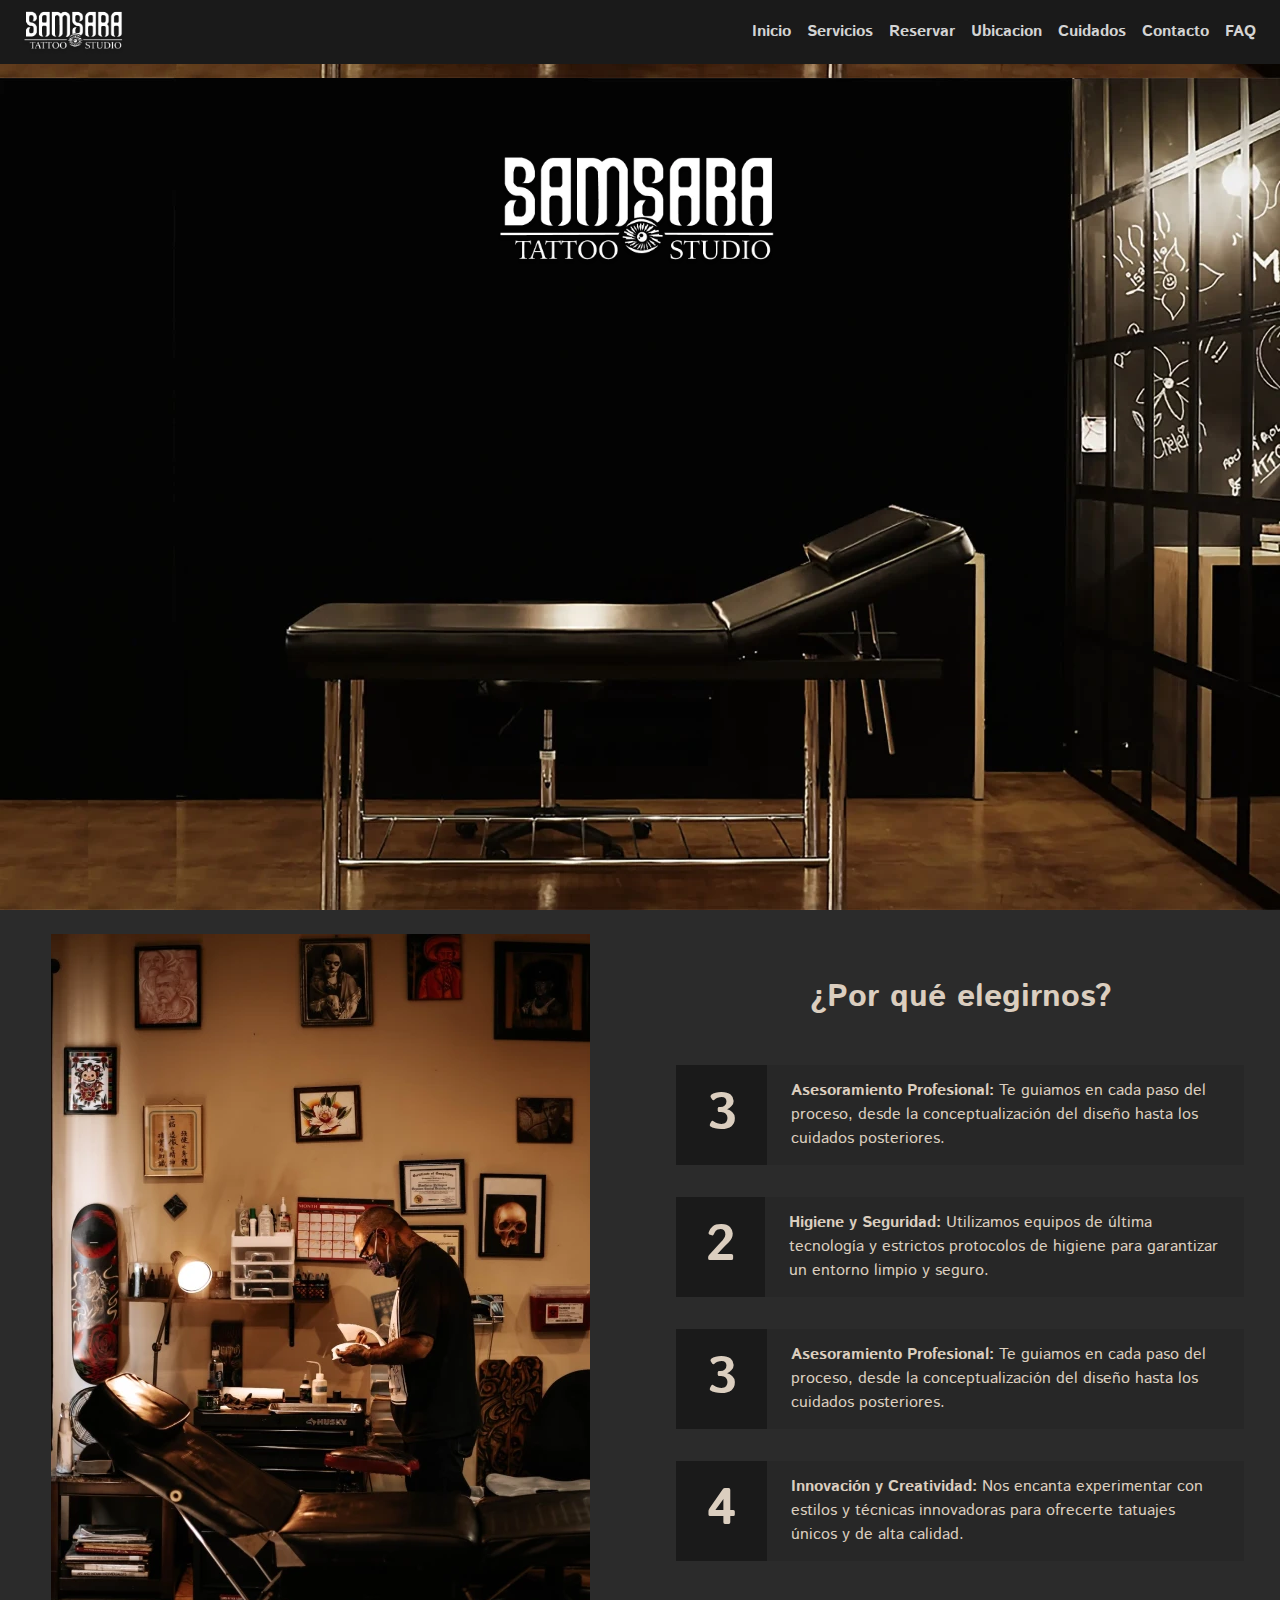
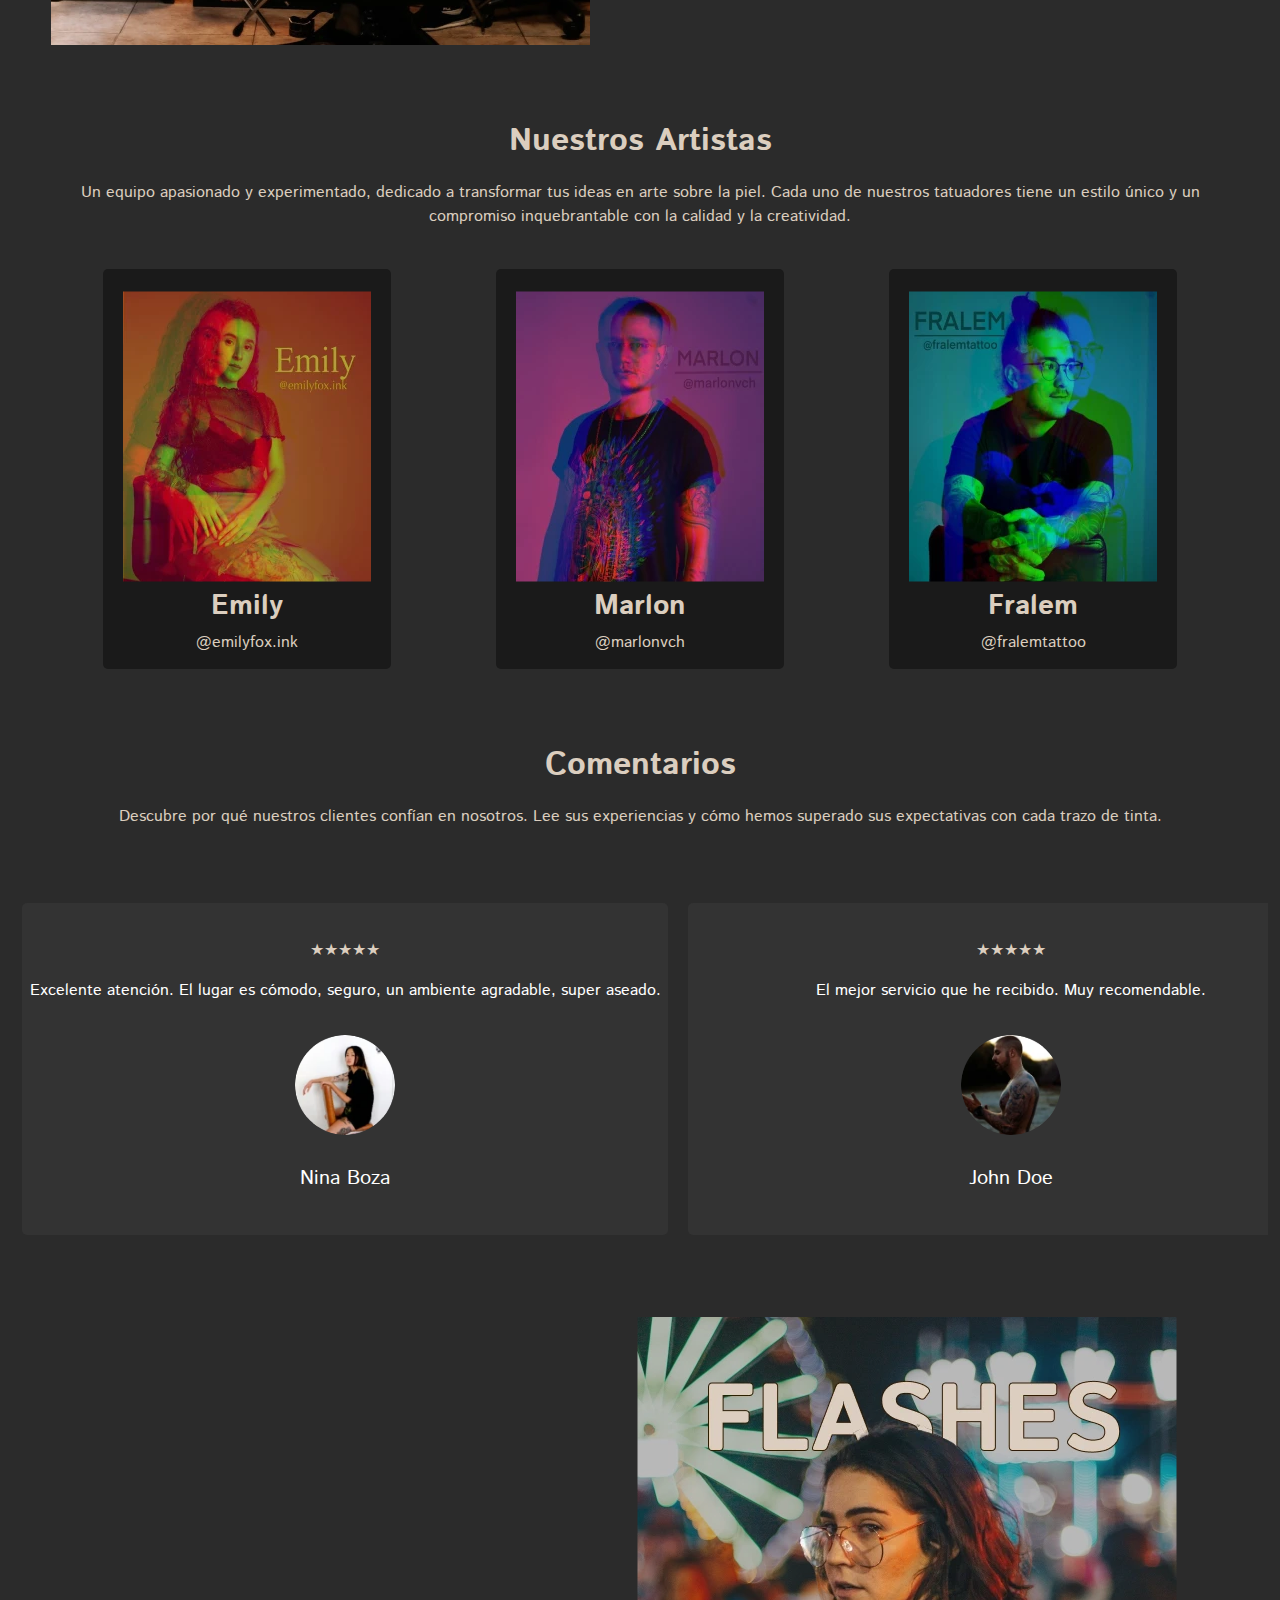
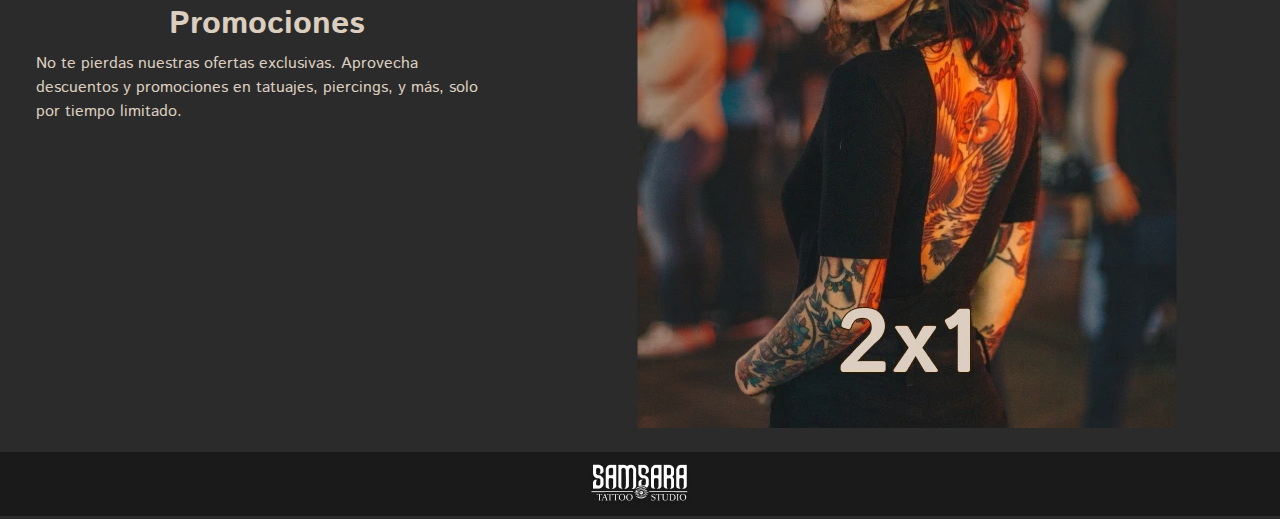
<file: ProyectoFinal/index.html>
<!DOCTYPE html>
<html lang="en">

<head>
    <meta charset="UTF-8">
    <meta name="viewport" content="width=device-width, initial-scale=1.0">
    <link href="https://cdn.jsdelivr.net/npm/bootstrap@5.3.0/dist/css/bootstrap.min.css" rel="stylesheet">
    <link rel="stylesheet" href="./index.css">
    <link rel="preconnect" href="https://fonts.googleapis.com">
    <link rel="preconnect" href="https://fonts.gstatic.com" crossorigin>
    <link rel="shortcut icon" href="./images/favicon.webp" type="image/x-icon">
    <link
        href="https://fonts.googleapis.com/css2?family=Istok+Web:ital,wght@0,400;0,700;1,400;1,700&family=Montserrat:ital,wght@0,100..900;1,100..900&display=swap"
        rel="stylesheet">
    <title>Estudio Samsara</title>
</head>

<body>

    <nav class="navbar navbar-expand-lg " aria-label="Main navigation">
        <div class="container-fluid m-0 p-0">
            <a class="navbar-brand m-0 p-0" href="./index.html">
                <img src="./images/logo.webp" alt="Logo-image" width="100%" height="50"
                    class="d-inline-block align-text-top navStyle">
            </a>
            <button class="navbar-toggler" type="button" data-bs-toggle="collapse" data-bs-target="#navbarNav"
                aria-controls="navbarNav" aria-expanded="false" aria-label="Toggle navigation">
                <span class="navbar-toggler-icon"></span>
            </button>

            <div class="collapse navbar-collapse" id="navbarNav">
                <ul class="navbar-nav ms-auto">
                    <li class="nav-item">
                        <a class="nav-link" aria-current="page" href="./index.html">Inicio</a>
                    </li>
                    <li class="nav-item">
                        <a class="nav-link" href="./servicio.html">Servicios</a>
                    </li>
                    <li class="nav-item">
                        <a class="nav-link" href="./reserva.html">Reservar</a>
                    </li>
                    <li class="nav-item">
                        <a class="nav-link" href="./ubicacion.html">Ubicacion</a>
                    </li>
                    <li class="nav-item">
                        <a class="nav-link" href="./cuidados.html">Cuidados</a>
                    </li>
                    <li class="nav-item">
                        <a class="nav-link" href="./contacto.html">Contacto</a>
                    </li>
                    <li class="nav-item">
                        <a class="nav-link" href="./faq.html">FAQ</a>
                    </li>
                </ul>
            </div>
        </div>
    </nav>

    <section class="hero-section p-0 m-0">
        <img src="./images/logo-hero.webp" class="img-fluid imgLogoHero" alt="">
    </section>

    <section class=" p-0 m-0">
        <div class="row  p-0 m-0  section-oferta">
            <div class="col-md-6 image-container">
                <img src="./images/oferta-de-valor.webp" class="img-fluid p-4" alt="Tatto-Artist-Image">
            </div>
            <div class="col-md-6 text-container">
                <h2 class="sectionTittle">¿Por qué elegirnos?</h2>
                <div class="oferta  p-4 m-0">

                    <div class="oferta-element m-3">
                        <div class="number-oferta ">
                            <p class="p-0 m-0 number-text">3</p>
                        </div>
                        <div class="p-4"><strong>Asesoramiento Profesional:</strong> Te guiamos en cada paso del
                            proceso, desde la conceptualización del diseño hasta los cuidados posteriores.
                        </div>
                    </div>
                    <div class="oferta-element m-3">
                        <div class="number-oferta ">
                            <p class="p-0 m-0 number-text">2</p>
                        </div>
                        <div class="p-4"><strong>Higiene y Seguridad:</strong> Utilizamos equipos de última tecnología y
                            estrictos protocolos de higiene para garantizar un entorno limpio y seguro.
                        </div>
                    </div>
                    <div class="oferta-element m-3">
                        <div class="number-oferta ">
                            <p class="p-0 m-0 number-text">3</p>
                        </div>
                        <div class="p-4"><strong>Asesoramiento Profesional:</strong> Te guiamos en cada paso del
                            proceso, desde la conceptualización del diseño hasta los cuidados posteriores.
                        </div>
                    </div>
                    <div class="oferta-element m-3">
                        <div class="number-oferta ">
                            <p class="p-0 m-0 number-text">4</p>
                        </div>
                        <div class="p-4"><strong>Innovación y Creatividad: </strong> Nos encanta experimentar con
                            estilos y técnicas innovadoras para ofrecerte tatuajes únicos y de alta calidad.
                        </div>
                    </div>
                </div>
            </div>
        </div>
    </section>


    <section class=" p-0 m-0">
        <div class="row equipo  p-0 m-0 pt-5">
            <div class="col-md-12 Artistas-Text">
                <p class="sectionTittle">Nuestros Artistas</p>
                <p>Un equipo apasionado y experimentado, dedicado a transformar tus ideas en arte sobre la piel. Cada
                    uno de
                    nuestros tatuadores

                    tiene un estilo único y un compromiso inquebrantable con la calidad y la creatividad.</p>
            </div>
            <div class="col-md-12 row  Artistas-Cards pt-3 pb-3">
                <div class="card-team col-md-4 p-0 m-0 mt-2 mb-2">
                    <img src="./images/emily-img.webp" alt="Foto-Artista-Emily" class="img img-fluid m-0 p-0 p-2">
                    <h3>Emily</h3>
                    <a href="https://www.instagram.com/emilyfox.ink/" target="_blank">@emilyfox.ink</a>
                </div>
                <div class="card-team col-md-4 p-0 m-0 mt-2 mb-2">
                    <img src="./images/marlon-img.webp" alt="Foto-Artista-Marlon" class="img img-fluid m-0 p-0 p-2">
                    <h3>Marlon</h3>
                    <a href="https://www.instagram.com/marlonvch/" target="_blank">@marlonvch</a>
                </div>
                <div class="card-team col-md-4 p-0 m-0 mt-2 mb-2">
                    <img src="./images/fralem-img.webp" alt="Foto-Artista-Fralem" class="img img-fluid m-0 p-0 p-2">
                    <h3>Fralem</h3>
                    <a href="https://www.instagram.com/fralemtattoo/" target="_blank">@fralemtattoo</a>
                </div>
            </div>
        </div>

    </section>

    <section class=" p-0 m-0">
        <div class="row equipo  p-0 m-0 pt-5">
            <div class="col-md-12 Artistas-Text">
                <p class="sectionTittle">Comentarios</p>
                <p>Descubre por qué nuestros clientes confían en nosotros. Lee sus experiencias y cómo hemos superado
                    sus expectativas con cada

                    trazo de tinta.</p>
            </div>
            <div class="container my-5">
                <div class="testimonial-container d-flex">
                    <div class="testimonial-wrapper">
                        <div class="testimonial-card">
                            <div class="testimonial-rating">
                                ★★★★★
                            </div>
                            <p>Excelente atención. El lugar es cómodo, seguro, un ambiente agradable, super aseado.</p>
                            <img src="./images/photoM1.webp" alt="Cliente">
                            <h5 class="mt-3">Nina Boza</h5>
                        </div>
                    </div>
                    <div class="testimonial-wrapper">
                        <div class="testimonial-card">
                            <div class="testimonial-rating">
                                ★★★★★
                            </div>
                            <p>El mejor servicio que he recibido. Muy recomendable.</p>
                            <img src="./images/photoB1.webp" alt="Cliente">
                            <h5 class="mt-3">John Doe</h5>
                        </div>
                    </div>
                    <div class="testimonial-wrapper">
                        <div class="testimonial-card">
                            <div class="testimonial-rating">
                                ★★★★★
                            </div>
                            <p>Un lugar encantador y muy profesional. ¡Volveré sin duda!</p>
                            <img src="./images/photoM2.webp" alt="Cliente">
                            <h5 class="mt-3">Jane Smith</h5>
                        </div>
                    </div>
                    <div class="testimonial-wrapper">
                        <div class="testimonial-card">
                            <div class="testimonial-rating">
                                ★★★★★
                            </div>
                            <p>Ambiente relajante y servicio de primera clase.</p>
                            <img src="./images/PhotoB2.webp" alt="Cliente">
                            <h5 class="mt-3">David Gomez</h5>
                        </div>
                    </div>
                </div>
            </div>
        </div>

    </section>


    <section class=" p-0 m-0">
        <div class="row  p-0 m-0  section-oferta">
            <div class="col-md-5 text-container">
                <div class="oferta  p-4 m-0">
                    <h2 class="sectionTittle">Promociones </h2>
                    <p>No te pierdas nuestras ofertas exclusivas. Aprovecha
                        descuentos y promociones en tatuajes, piercings, y más,
                        solo por tiempo limitado.</p>
                </div>
            </div>
            <div class="col-md-7 image-container">
                <img src="./images/promo.webp" class="img-fluid p-4" alt="Tatto-Artist-Image">
            </div>

        </div>
    </section>



    <footer>
        <img src="./images/logo-m.webp" alt="Logo-samsara" class="img-fluid">
    </footer>

    <script src="https://cdn.jsdelivr.net/npm/bootstrap@5.3.0/dist/js/bootstrap.bundle.min.js"></script>
</body>

</html>
</file>
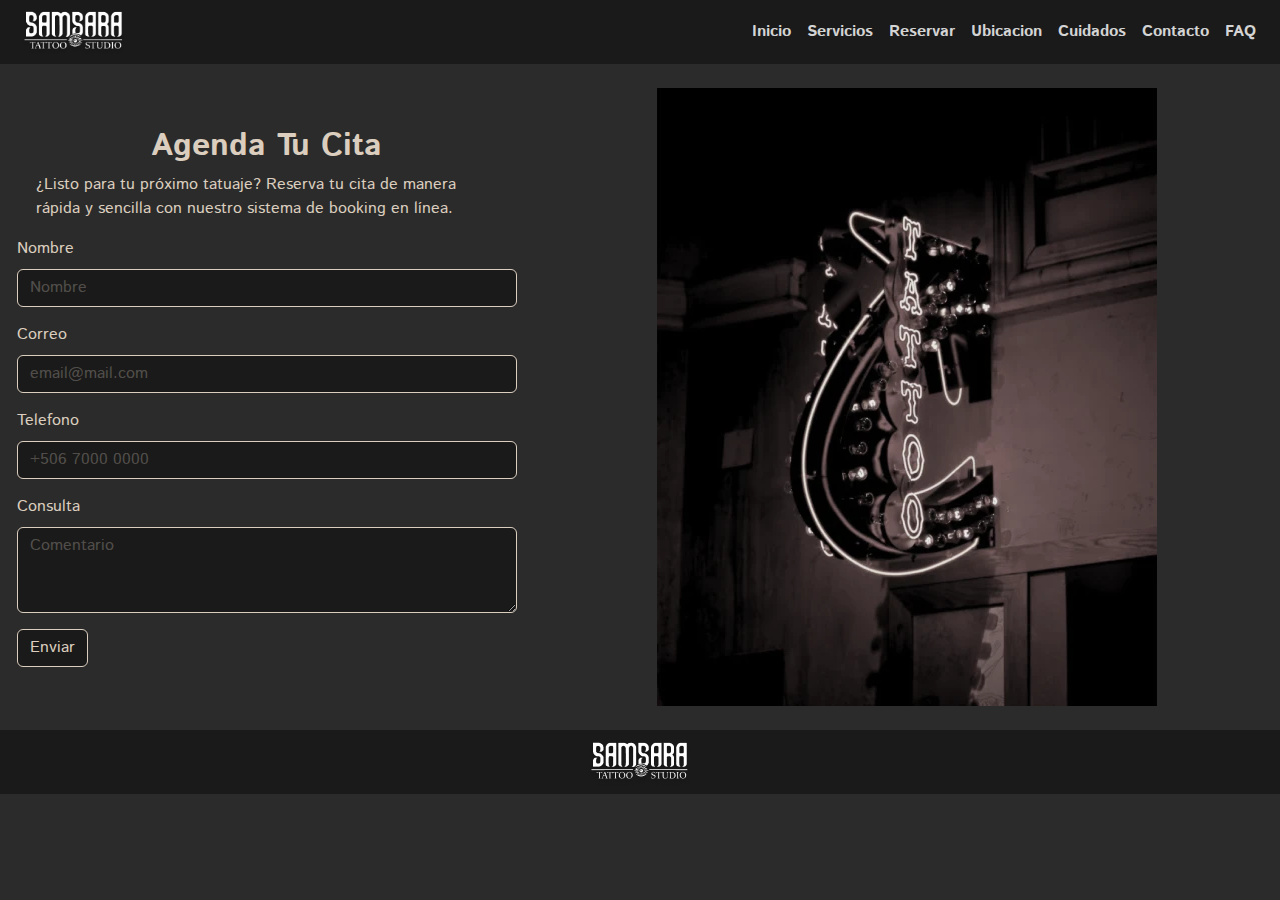
<file: ProyectoFinal/contacto.html>
<!DOCTYPE html>
<html lang="en">

<head>
    <meta charset="UTF-8">
    <meta name="viewport" content="width=device-width, initial-scale=1.0">
    <link href="https://cdn.jsdelivr.net/npm/bootstrap@5.3.0/dist/css/bootstrap.min.css" rel="stylesheet">
    <link rel="stylesheet" href="./index.css">
    <link rel="preconnect" href="https://fonts.googleapis.com">
    <link rel="preconnect" href="https://fonts.gstatic.com" crossorigin>
    <link
        href="https://fonts.googleapis.com/css2?family=Istok+Web:ital,wght@0,400;0,700;1,400;1,700&family=Montserrat:ital,wght@0,100..900;1,100..900&display=swap"
        rel="stylesheet">
    <title>Estudio Samsara</title>
</head>

<body>
    <nav class="navbar navbar-expand-lg " aria-label="Main navigation">
        <div class="container-fluid m-0 p-0">
            <a class="navbar-brand m-0 p-0" href="./index.html">
                <img src="./images/logo.webp" alt="Logo-image" width="100%" height="50"
                    class="d-inline-block align-text-top navStyle">
            </a>
            <button class="navbar-toggler" type="button" data-bs-toggle="collapse" data-bs-target="#navbarNav"
                aria-controls="navbarNav" aria-expanded="false" aria-label="Toggle navigation">
                <span class="navbar-toggler-icon"></span>
            </button>

            <div class="collapse navbar-collapse" id="navbarNav">
                <ul class="navbar-nav ms-auto">
                    <li class="nav-item">
                        <a class="nav-link" aria-current="page" href="./index.html">Inicio</a>
                    </li>
                    <li class="nav-item">
                        <a class="nav-link" href="./servicio.html">Servicios</a>
                    </li>
                    <li class="nav-item">
                        <a class="nav-link" href="./reserva.html">Reservar</a>
                    </li>
                    <li class="nav-item">
                        <a class="nav-link" href="./ubicacion.html">Ubicacion</a>
                    </li>
                    <li class="nav-item">
                        <a class="nav-link" href="./cuidados.html">Cuidados</a>
                    </li>
                    <li class="nav-item">
                        <a class="nav-link" href="./contacto.html">Contacto</a>
                    </li>
                    <li class="nav-item">
                        <a class="nav-link" href="./faq.html">FAQ</a>
                    </li>
                </ul>
            </div>
        </div>
    </nav>

    <section class=" p-0 m-0">
        <div class="row  p-0 m-0  section-oferta">
            <div class="col-md-5 text-container">
                <div class="oferta  p-4 m-0">
                    <h2 style="font-weight: bold;">Agenda Tu Cita</h2>
                    <p>¿Listo para tu próximo tatuaje? Reserva tu cita de manera

                        rápida y sencilla con nuestro sistema de booking en línea.
                    </p>
                    <form>
                        <div class="mb-3">
                            <label for="name" class="form-label ">Nombre</label>
                            <input type="text" class="form-control form-inp  " id="namect" placeholder="Nombre">
                        </div>
                        <div class="mb-3">
                            <label for="email" class="form-label ">Correo</label>
                            <input type="email" class="form-control form-inp   " id="emailct"
                                placeholder="email@mail.com">
                        </div>
                        <div class="mb-3">
                            <label for="phone" class="form-label ">Telefono</label>
                            <input type="tel" class="form-control form-inp " id="phonect" placeholder="+506 7000 0000">
                        </div>
                        <div class="mb-3">
                            <label for="message" class="form-label ">Consulta</label>
                            <textarea class="form-control   form-inp " id="commentct" rows="3"
                                placeholder="Comentario"></textarea>
                        </div>
                        <button id="BTNFormContact" type="submit" class="btn btnForm ">Enviar</button>
                    </form>
                </div>
            </div>
            <div class="col-md-7 image-container">
                <img src="./images/Contact IMG.webp" class="img-fluid p-4" alt="Tatto-Artist-Image">
            </div>

        </div>
    </section>

    <footer>
        <img src="./images/logo-m.webp" alt="Logo-samsara" class="img-fluid">
    </footer>

    <script src="https://cdn.jsdelivr.net/npm/bootstrap@5.3.0/dist/js/bootstrap.bundle.min.js"></script>
</body>

</html>
</file>
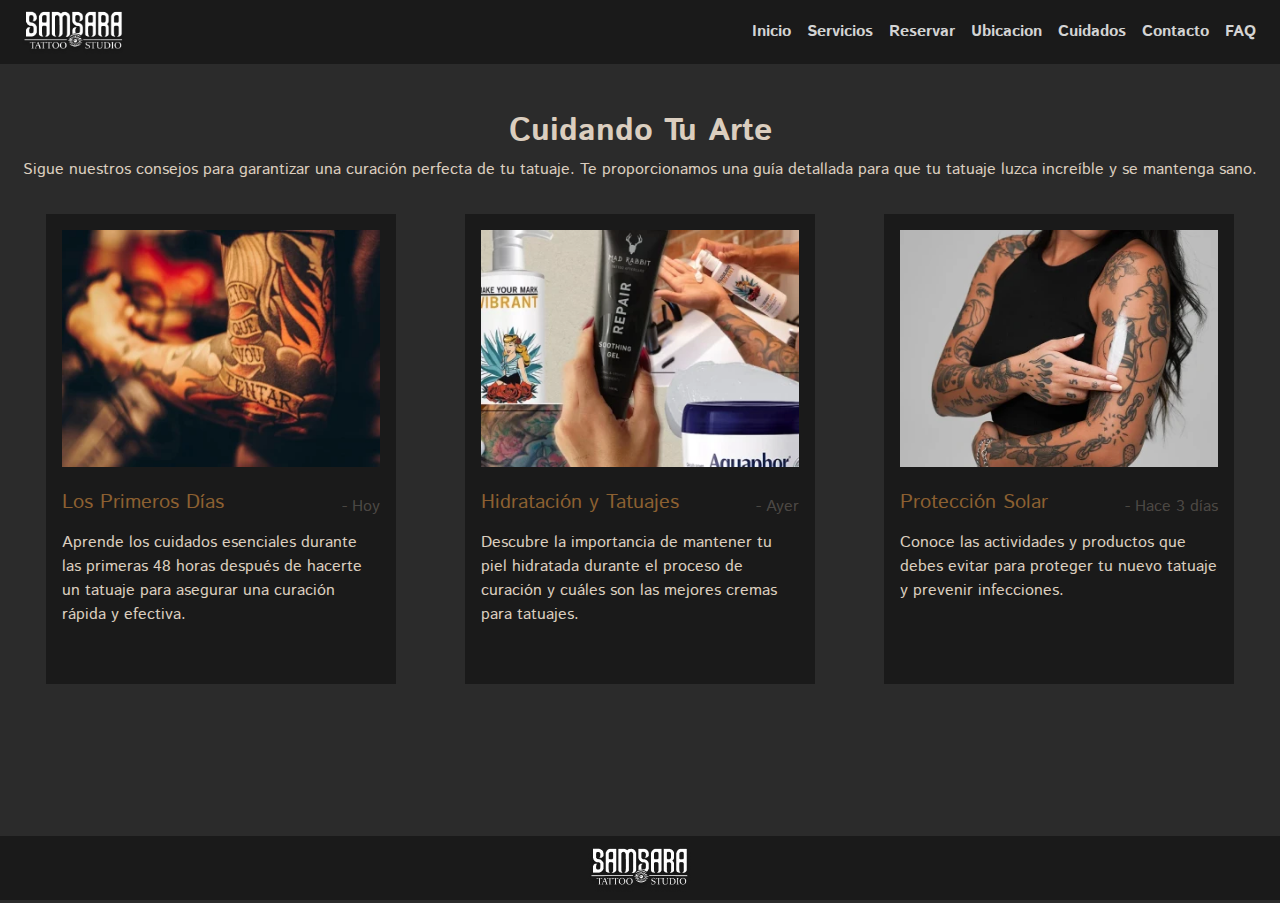
<file: ProyectoFinal/cuidados.html>
<!DOCTYPE html>
<html lang="en">

<head>
    <meta charset="UTF-8">
    <meta name="viewport" content="width=device-width, initial-scale=1.0">
    <link href="https://cdn.jsdelivr.net/npm/bootstrap@5.3.0/dist/css/bootstrap.min.css" rel="stylesheet">
    <link rel="stylesheet" href="./index.css">
    <link rel="shortcut icon" href="./images/favicon.webp" type="image/x-icon">
    <link rel="preconnect" href="https://fonts.googleapis.com">
    <link rel="preconnect" href="https://fonts.gstatic.com" crossorigin>
    <link
        href="https://fonts.googleapis.com/css2?family=Istok+Web:ital,wght@0,400;0,700;1,400;1,700&family=Montserrat:ital,wght@0,100..900;1,100..900&display=swap"
        rel="stylesheet">
    <title>Estudio Samsara</title>
</head>

<body>
    <nav class="navbar navbar-expand-lg " aria-label="Main navigation">
        <div class="container-fluid m-0 p-0">
            <a class="navbar-brand m-0 p-0" href="./index.html">
                <img src="./images/logo.webp" alt="Logo-image" width="100%" height="50"
                    class="d-inline-block align-text-top navStyle">
            </a>
            <button class="navbar-toggler" type="button" data-bs-toggle="collapse" data-bs-target="#navbarNav"
                aria-controls="navbarNav" aria-expanded="false" aria-label="Toggle navigation">
                <span class="navbar-toggler-icon"></span>
            </button>

            <div class="collapse navbar-collapse" id="navbarNav">
                <ul class="navbar-nav ms-auto">
                    <li class="nav-item">
                        <a class="nav-link" aria-current="page" href="./index.html">Inicio</a>
                    </li>
                    <li class="nav-item">
                        <a class="nav-link" href="./servicio.html">Servicios</a>
                    </li>
                    <li class="nav-item">
                        <a class="nav-link" href="./reserva.html">Reservar</a>
                    </li>
                    <li class="nav-item">
                        <a class="nav-link" href="./ubicacion.html">Ubicacion</a>
                    </li>
                    <li class="nav-item">
                        <a class="nav-link" href="./cuidados.html">Cuidados</a>
                    </li>
                    <li class="nav-item">
                        <a class="nav-link" href="./contacto.html">Contacto</a>
                    </li>
                    <li class="nav-item">
                        <a class="nav-link" href="./faq.html">FAQ</a>
                    </li>
                </ul>
            </div>
        </div>
    </nav>
    <section class=" single-section p-0 m-0">
        <div class="row equipo  p-0 m-0 pt-5">
            <div class="col-md-12 Servicios-Text">
                <h2 style="font-weight: bold;">Cuidando Tu Arte</h2>
                <p>Sigue nuestros consejos para garantizar una curación perfecta de tu tatuaje. Te proporcionamos una
                    guía detallada para que tu tatuaje

                    luzca increíble y se mantenga sano.</p>
            </div>
            <div class=" row blog pt-3 pb-3">
                <article class="card-blog col-md-4 p-3 mb-2">
                    <img src="./images/blog1.webp" class="img-fluid mb-4" alt="Tattoo image">
                    <div class="card-body-blog">
                        <div class="d-flex justify-content-between align-items-center mb-2">
                            <h5 class="card-title mb-2 ">Los Primeros Días</h5>
                            <span class="text-muted-blog">- Hoy</span>
                        </div>
                        <p class="card-text-blog">Aprende los cuidados esenciales durante las primeras 48 horas después
                            de
                            hacerte un tatuaje para asegurar una curación rápida y efectiva.</p>

                    </div>
                </article>
                <article class="card-blog col-md-4 p-3 mb-2">
                    <img src="./images/blog2.webp" class="img-fluid mb-4" alt="Tattoo image">
                    <div class="card-body-blog">
                        <div class="d-flex justify-content-between align-items-center mb-2">
                            <h5 class="card-title mb-2 ">Hidratación y Tatuajes</h5>
                            <span class="text-muted-blog">- Ayer</span>
                        </div>
                        <p class="card-text-blog">Descubre la importancia de mantener tu piel hidratada durante el
                            proceso de curación y cuáles son las mejores cremas para tatuajes.</p>

                    </div>
                </article>
                <article class="card-blog col-md-4 p-3 mb-2">
                    <img src="./images/blog3.webp" class="img-fluid mb-4" alt="Tattoo image">
                    <div class="card-body-blog">
                        <div class="d-flex justify-content-between align-items-center mb-2">
                            <h5 class="card-title mb-2 ">Protección Solar</h5>
                            <span class="text-muted-blog">- Hace 3 días</span>
                        </div>
                        <p class="card-text-blog">Conoce las actividades y productos que debes evitar para proteger tu
                            nuevo tatuaje y prevenir infecciones.</p>

                    </div>
                </article>

            </div>
        </div>

    </section>

    <footer>
        <img src="./images/logo-m.webp" alt="Logo-samsara" class="img-fluid">
    </footer>

    <script src="https://cdn.jsdelivr.net/npm/bootstrap@5.3.0/dist/js/bootstrap.bundle.min.js"></script>
</body>

</html>
</file>
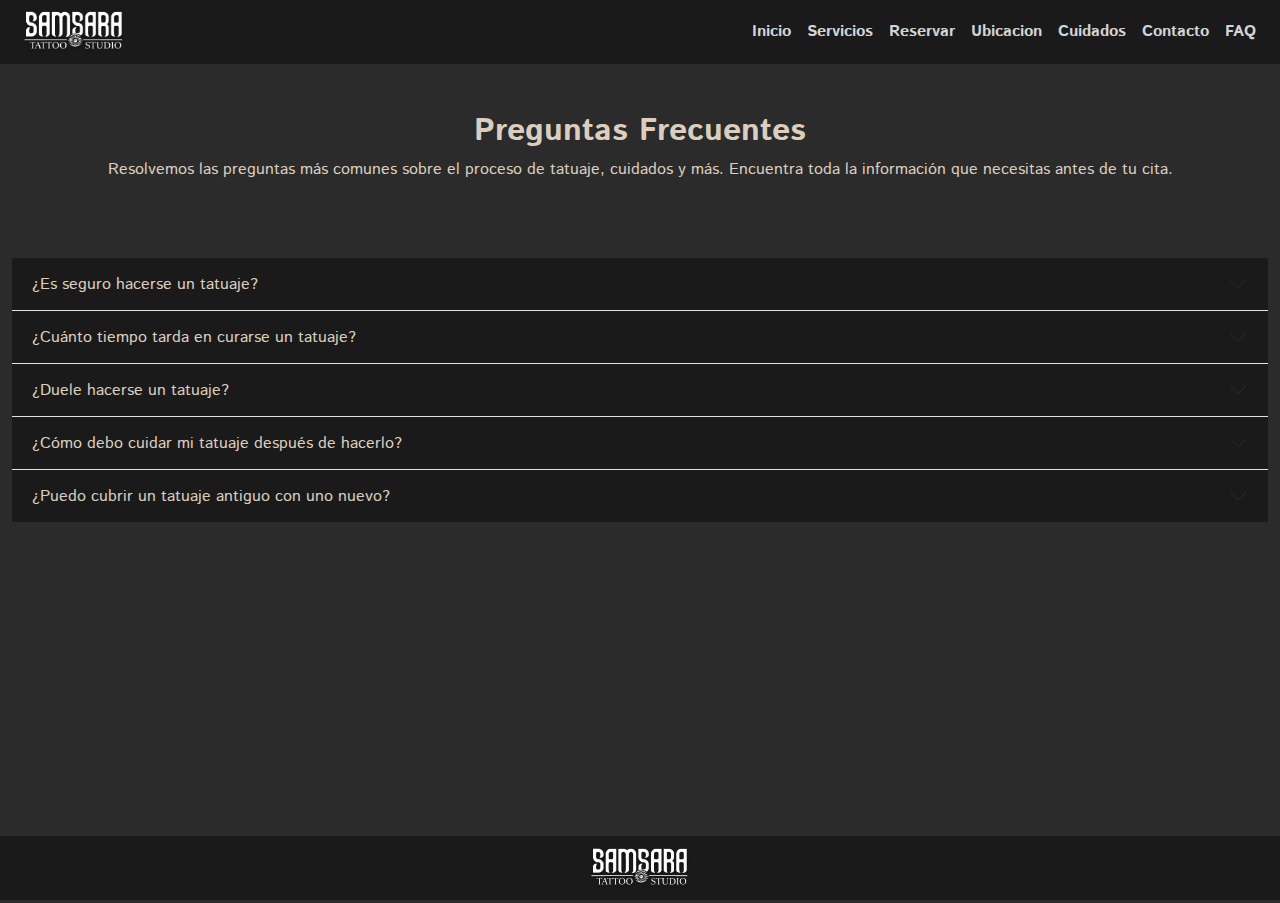
<file: ProyectoFinal/faq.html>
<!DOCTYPE html>
<html lang="en">

<head>
    <meta charset="UTF-8">
    <meta name="viewport" content="width=device-width, initial-scale=1.0">
    <link href="https://cdn.jsdelivr.net/npm/bootstrap@5.3.0/dist/css/bootstrap.min.css" rel="stylesheet">
    <link rel="stylesheet" href="./index.css">
    <link rel="preconnect" href="https://fonts.googleapis.com">
    <link rel="preconnect" href="https://fonts.gstatic.com" crossorigin>
    <link
        href="https://fonts.googleapis.com/css2?family=Istok+Web:ital,wght@0,400;0,700;1,400;1,700&family=Montserrat:ital,wght@0,100..900;1,100..900&display=swap"
        rel="stylesheet">
    <title>Estudio Samsara</title>
</head>

<body>
    <nav class="navbar navbar-expand-lg " aria-label="Main navigation">
        <div class="container-fluid m-0 p-0">
            <a class="navbar-brand m-0 p-0" href="./index.html">
                <img src="./images/logo.webp" alt="Logo-image" width="100%" height="50"
                    class="d-inline-block align-text-top navStyle">
            </a>
            <button class="navbar-toggler" type="button" data-bs-toggle="collapse" data-bs-target="#navbarNav"
                aria-controls="navbarNav" aria-expanded="false" aria-label="Toggle navigation">
                <span class="navbar-toggler-icon"></span>
            </button>

            <div class="collapse navbar-collapse" id="navbarNav">
                <ul class="navbar-nav ms-auto">
                    <li class="nav-item">
                        <a class="nav-link" aria-current="page" href="./index.html">Inicio</a>
                    </li>
                    <li class="nav-item">
                        <a class="nav-link" href="./servicio.html">Servicios</a>
                    </li>
                    <li class="nav-item">
                        <a class="nav-link" href="./reserva.html">Reservar</a>
                    </li>
                    <li class="nav-item">
                        <a class="nav-link" href="./ubicacion.html">Ubicacion</a>
                    </li>
                    <li class="nav-item">
                        <a class="nav-link" href="./cuidados.html">Cuidados</a>
                    </li>
                    <li class="nav-item">
                        <a class="nav-link" href="./contacto.html">Contacto</a>
                    </li>
                    <li class="nav-item">
                        <a class="nav-link" href="./faq.html">FAQ</a>
                    </li>
                </ul>
            </div>
        </div>
    </nav>

    <section class="single-section p-0 m-0">
        <div class="row equipo  p-0 m-0 pt-5">
            <div class="col-md-12 Servicios-Text">
                <h2 style="font-weight: bold;">Preguntas Frecuentes</h2>
                <p>Resolvemos las preguntas más comunes sobre el proceso de tatuaje, cuidados y más. Encuentra toda la
                    información que

                    necesitas antes de tu cita.</p>
            </div>
            <div class="col-md-12  ">
                <div class="accordion accordion-flush" id="accordionFlushExample">
                    <div class="accordion-item">
                        <h2 class="accordion-header" id="flush-headingOne">
                            <button class="accordion-button collapsed" type="button" data-bs-toggle="collapse"
                                data-bs-target="#flush-collapseOne" aria-expanded="false"
                                aria-controls="flush-collapseOne">
                                ¿Es seguro hacerse un tatuaje?
                            </button>
                        </h2>
                        <div id="flush-collapseOne" class="accordion-collapse collapse"
                            aria-labelledby="flush-headingOne" data-bs-parent="#accordionFlushExample">
                            <div class="accordion-body">Sí, en nuestro estudio seguimos estrictos protocolos de higiene
                                y esterilización para garantizar que cada tatuaje se realice en un ambiente seguro y
                                limpio.

                            </div>
                        </div>
                    </div>
                    <div class="accordion-item">
                        <h2 class="accordion-header" id="flush-headingTwo">
                            <button class="accordion-button collapsed" type="button" data-bs-toggle="collapse"
                                data-bs-target="#flush-collapseTwo" aria-expanded="false"
                                aria-controls="flush-collapseTwo">
                                ¿Cuánto tiempo tarda en curarse un tatuaje?
                            </button>
                        </h2>
                        <div id="flush-collapseTwo" class="accordion-collapse collapse"
                            aria-labelledby="flush-headingTwo" data-bs-parent="#accordionFlushExample">
                            <div class="accordion-body">El tiempo de curación varía, pero generalmente toma entre 2 y 4
                                semanas para que la piel sane por completo.</div>
                        </div>
                    </div>
                    <div class="accordion-item">
                        <h2 class="accordion-header" id="flush-headingThree">
                            <button class="accordion-button collapsed" type="button" data-bs-toggle="collapse"
                                data-bs-target="#flush-collapseThree" aria-expanded="false"
                                aria-controls="flush-collapseThree">
                                ¿Duele hacerse un tatuaje?
                            </button>
                        </h2>
                        <div id="flush-collapseThree" class="accordion-collapse collapse"
                            aria-labelledby="flush-headingThree" data-bs-parent="#accordionFlushExample">
                            <div class="accordion-body">El nivel de dolor varía según la ubicación del tatuaje y la
                                tolerancia personal, pero nuestros artistas trabajan para minimizar cualquier
                                incomodidad.</div>
                        </div>
                    </div>
                    <div class="accordion-item">
                        <h2 class="accordion-header" id="flush-heading4">
                            <button class="accordion-button collapsed" type="button" data-bs-toggle="collapse"
                                data-bs-target="#flush-collapse4" aria-expanded="false" aria-controls="flush-collapse4">
                                ¿Cómo debo cuidar mi tatuaje después de hacerlo?
                            </button>
                        </h2>
                        <div id="flush-collapse4" class="accordion-collapse collapse" aria-labelledby="flush-heading4"
                            data-bs-parent="#accordionFlushExample">
                            <div class="accordion-body">Te proporcionaremos instrucciones detalladas de cuidado, que
                                incluyen mantener el área limpia, aplicar pomada y evitar la exposición al sol durante
                                el proceso de curación.</div>
                        </div>
                    </div>
                    <div class="accordion-item">
                        <h2 class="accordion-header" id="flush-heading4">
                            <button class="accordion-button collapsed" type="button" data-bs-toggle="collapse"
                                data-bs-target="#flush-collapse5" aria-expanded="false" aria-controls="flush-collapse5">
                                ¿Puedo cubrir un tatuaje antiguo con uno nuevo?
                            </button>
                        </h2>
                        <div id="flush-collapse5" class="accordion-collapse collapse" aria-labelledby="flush-heading5"
                            data-bs-parent="#accordionFlushExample">
                            <div class="accordion-body">Sí, ofrecemos servicios de cover-up para transformar o cubrir
                                tatuajes antiguos con diseños nuevos y frescos.</div>
                        </div>
                    </div>

                </div>
            </div>
        </div>

        </div>
        </div>
        </div>

    </section>


    <footer>
        <img src="./images/logo-m.webp" alt="Logo-samsara" class="img-fluid">
    </footer>

    <script src="https://cdn.jsdelivr.net/npm/bootstrap@5.3.0/dist/js/bootstrap.bundle.min.js"></script>
</body>

</html>
</file>
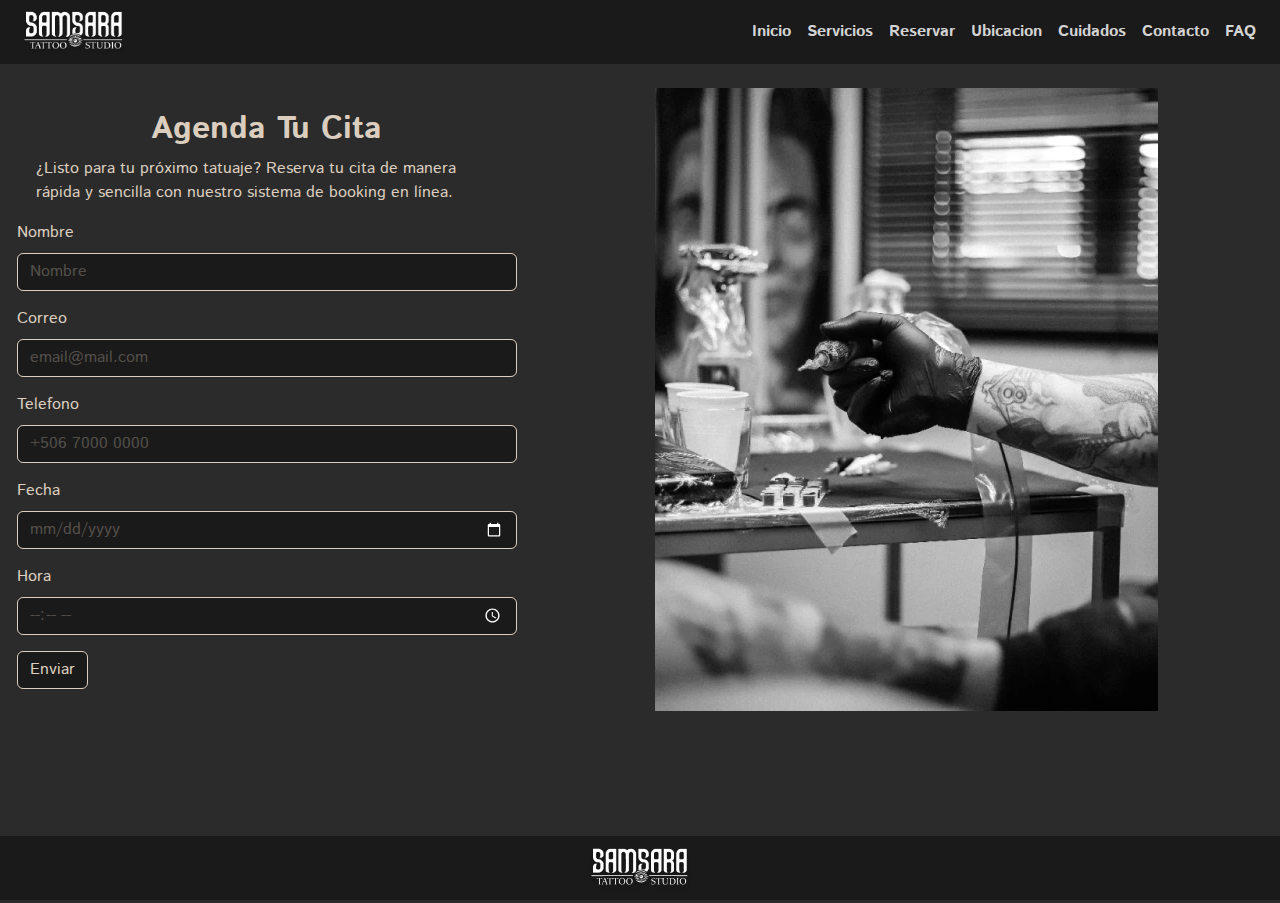
<file: ProyectoFinal/reserva.html>
<!DOCTYPE html>
<html lang="en">

<head>
    <meta charset="UTF-8">
    <meta name="viewport" content="width=device-width, initial-scale=1.0">
    <link href="https://cdn.jsdelivr.net/npm/bootstrap@5.3.0/dist/css/bootstrap.min.css" rel="stylesheet">
    <link rel="stylesheet" href="./index.css">
    <link rel="preconnect" href="https://fonts.googleapis.com">
    <link rel="preconnect" href="https://fonts.gstatic.com" crossorigin>
    <link
        href="https://fonts.googleapis.com/css2?family=Istok+Web:ital,wght@0,400;0,700;1,400;1,700&family=Montserrat:ital,wght@0,100..900;1,100..900&display=swap"
        rel="stylesheet">
    <title>Estudio Samsara</title>
</head>

<body>
    <nav class="navbar navbar-expand-lg " aria-label="Main navigation">
        <div class="container-fluid m-0 p-0">
            <a class="navbar-brand m-0 p-0" href="./index.html">
                <img src="./images/logo.webp" alt="Logo-image" width="100%" height="50"
                    class="d-inline-block align-text-top navStyle">
            </a>
            <button class="navbar-toggler" type="button" data-bs-toggle="collapse" data-bs-target="#navbarNav"
                aria-controls="navbarNav" aria-expanded="false" aria-label="Toggle navigation">
                <span class="navbar-toggler-icon"></span>
            </button>

            <div class="collapse navbar-collapse" id="navbarNav">
                <ul class="navbar-nav ms-auto">
                    <li class="nav-item">
                        <a class="nav-link" aria-current="page" href="./index.html">Inicio</a>
                    </li>
                    <li class="nav-item">
                        <a class="nav-link" href="./servicio.html">Servicios</a>
                    </li>
                    <li class="nav-item">
                        <a class="nav-link" href="./reserva.html">Reservar</a>
                    </li>
                    <li class="nav-item">
                        <a class="nav-link" href="./ubicacion.html">Ubicacion</a>
                    </li>
                    <li class="nav-item">
                        <a class="nav-link" href="./cuidados.html">Cuidados</a>
                    </li>
                    <li class="nav-item">
                        <a class="nav-link" href="./contacto.html">Contacto</a>
                    </li>
                    <li class="nav-item">
                        <a class="nav-link" href="./faq.html">FAQ</a>
                    </li>
                </ul>
            </div>
        </div>
    </nav>

    <section class=" single-section p-0 m-0">
        <div class="row  p-0 m-0  section-oferta">
            <div class="col-md-5 text-container">
                <div class="oferta  p-4 m-0">
                    <h2 style="font-weight: bold;">Agenda Tu Cita</h2>
                    <p>¿Listo para tu próximo tatuaje? Reserva tu cita de manera

                        rápida y sencilla con nuestro sistema de booking en línea.
                    </p>
                    <form>
                        <div class="mb-3">
                            <label for="name" class="form-label ">Nombre</label>
                            <input type="text" class="form-control form-inp  " id="name" placeholder="Nombre">
                        </div>
                        <div class="mb-3">
                            <label for="email" class="form-label ">Correo</label>
                            <input type="email" class="form-control form-inp   " id="email"
                                placeholder="email@mail.com">
                        </div>
                        <div class="mb-3">
                            <label for="phone" class="form-label ">Telefono</label>
                            <input type="tel" class="form-control form-inp " id="phone" placeholder="+506 7000 0000">
                        </div>
                        <div class="mb-3">
                            <label for="phone" class="form-label ">Fecha</label>
                            <input type="date" class="form-control form-inp " id="date" placeholder="10/10/2010">
                        </div>
                        <div class="mb-3">
                            <label for="phone" class="form-label ">Hora</label>
                            <input type="time" class="form-control form-inp " id="time" placeholder="20:00">
                        </div>

                        <button id="BTNFormCita" type="submit" class="btn btnCita btnForm ">Enviar</button>
                    </form>
                </div>
            </div>
            <div class="col-md-7 image-container">
                <img src="./images/citaimg.webp" class="img-fluid p-4" alt="Tatto-Artist-Image">
            </div>

        </div>
    </section>


    <footer>
        <img src="./images/logo-m.webp" alt="Logo-samsara" class="img-fluid">
    </footer>

    <script src="https://cdn.jsdelivr.net/npm/bootstrap@5.3.0/dist/js/bootstrap.bundle.min.js"></script>
</body>

</html>
</file>
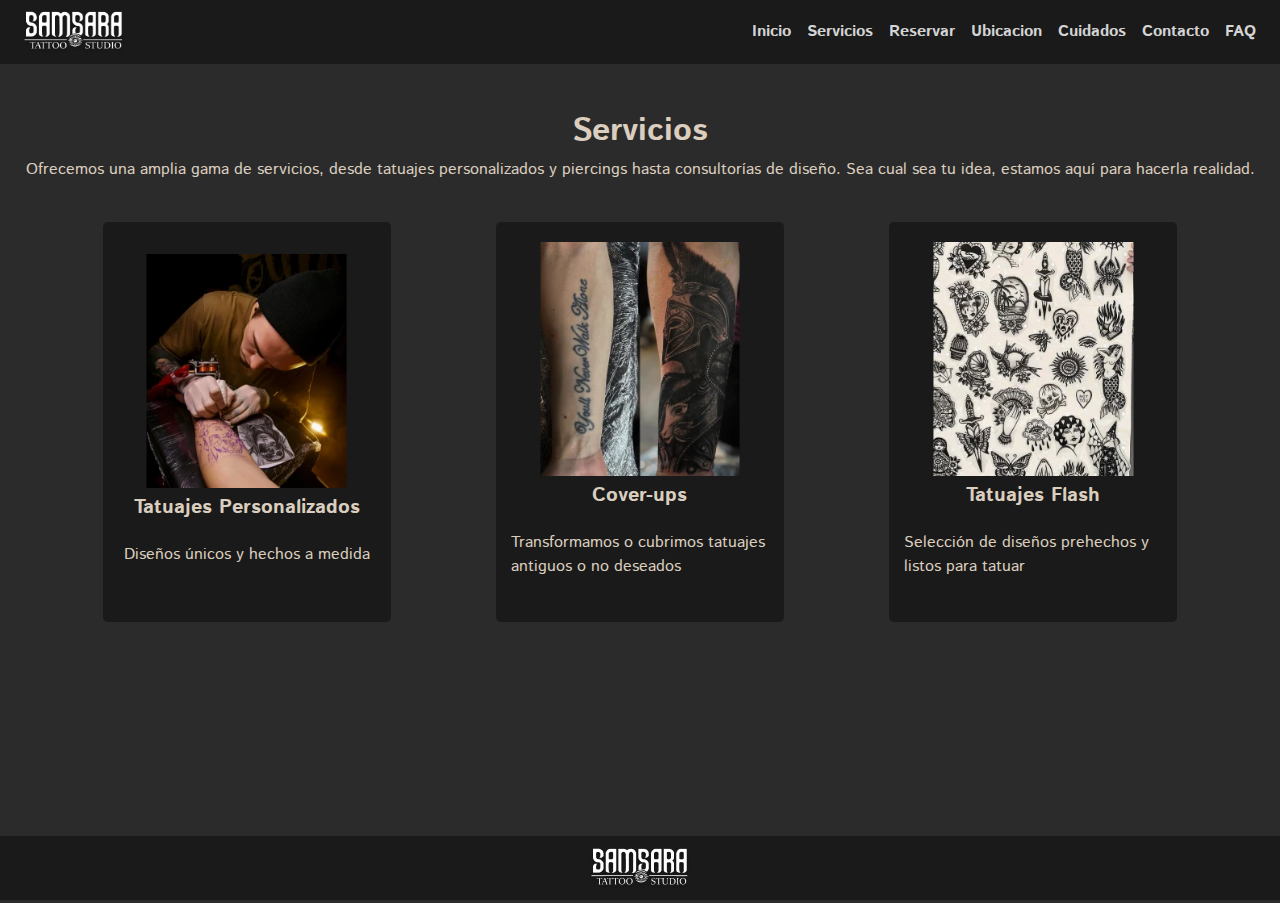
<file: ProyectoFinal/servicio.html>
<!DOCTYPE html>
<html lang="en">

<head>
    <meta charset="UTF-8">
    <meta name="viewport" content="width=device-width, initial-scale=1.0">
    <link href="https://cdn.jsdelivr.net/npm/bootstrap@5.3.0/dist/css/bootstrap.min.css" rel="stylesheet">
    <link rel="stylesheet" href="./index.css">
    <link rel="preconnect" href="https://fonts.googleapis.com">
    <link rel="preconnect" href="https://fonts.gstatic.com" crossorigin>
    <link
        href="https://fonts.googleapis.com/css2?family=Istok+Web:ital,wght@0,400;0,700;1,400;1,700&family=Montserrat:ital,wght@0,100..900;1,100..900&display=swap"
        rel="stylesheet">
    <title>Estudio Samsara</title>
</head>

<body>
    <nav class="navbar navbar-expand-lg " aria-label="Main navigation">
        <div class="container-fluid m-0 p-0">
            <a class="navbar-brand m-0 p-0" href="./index.html">
                <img src="./images/logo.webp" alt="Logo-image" width="100%" height="50"
                    class="d-inline-block align-text-top navStyle">
            </a>
            <button class="navbar-toggler" type="button" data-bs-toggle="collapse" data-bs-target="#navbarNav"
                aria-controls="navbarNav" aria-expanded="false" aria-label="Toggle navigation">
                <span class="navbar-toggler-icon"></span>
            </button>

            <div class="collapse navbar-collapse" id="navbarNav">
                <ul class="navbar-nav ms-auto">
                    <li class="nav-item">
                        <a class="nav-link" aria-current="page" href="./index.html">Inicio</a>
                    </li>
                    <li class="nav-item">
                        <a class="nav-link" href="./servicio.html">Servicios</a>
                    </li>
                    <li class="nav-item">
                        <a class="nav-link" href="./reserva.html">Reservar</a>
                    </li>
                    <li class="nav-item">
                        <a class="nav-link" href="./ubicacion.html">Ubicacion</a>
                    </li>
                    <li class="nav-item">
                        <a class="nav-link" href="./cuidados.html">Cuidados</a>
                    </li>
                    <li class="nav-item">
                        <a class="nav-link" href="./contacto.html">Contacto</a>
                    </li>
                    <li class="nav-item">
                        <a class="nav-link" href="./faq.html">FAQ</a>
                    </li>
                </ul>
            </div>
        </div>
    </nav>

    <section class=" single-section p-0 m-0">
        <div class="row equipo  p-0 m-0 pt-5">
            <div class="col-md-12 Servicios-Text">
                <h2 style="font-weight: bold;">Servicios</h2>
                <p>Ofrecemos una amplia gama de servicios, desde tatuajes personalizados y piercings hasta consultorías
                    de diseño. Sea cual sea tu
                    idea, estamos aquí para hacerla realidad.</p>
            </div>
            <div class="col-md-12 row Servicios-Cards  Artistas-Cards pt-3 pb-3">
                <div class="card-team card-serv col-md-4 p-0 m-0 mt-2 mb-2">
                    <img src="./images/TatuajesPersonalixados.webp" alt="Foto-Artista-Emily"
                        class="img img-fluid m-0 p-0 p-2">
                    <h3>Tatuajes Personalizados</h3>
                    <p>Diseños únicos y hechos a medida</p>
                </div>
                <div class="card-team card-serv col-md-4 p-0 m-0 mt-2 mb-2">
                    <img src="./images/coverups.webp" alt="Foto-Artista-Marlon" class="img img-fluid m-0 p-0 p-2">
                    <h3>Cover-ups</h3>
                    <p>Transformamos o cubrimos tatuajes antiguos o no deseados</p>
                </div>
                <div class="card-team card-serv col-md-4 p-0 m-0 mt-2 mb-2">
                    <img src="./images/flashes.webp" alt="Foto-Artista-Fralem" class="img img-fluid m-0 p-0 p-2">
                    <h3>Tatuajes Flash</h3>
                    <p>Selección de diseños prehechos y listos para tatuar</p>

                </div>
            </div>
        </div>

    </section>


    <footer>
        <img src="./images/logo-m.webp" alt="Logo-samsara" class="img-fluid">
    </footer>

    <script src="https://cdn.jsdelivr.net/npm/bootstrap@5.3.0/dist/js/bootstrap.bundle.min.js"></script>
</body>

</html>
</file>
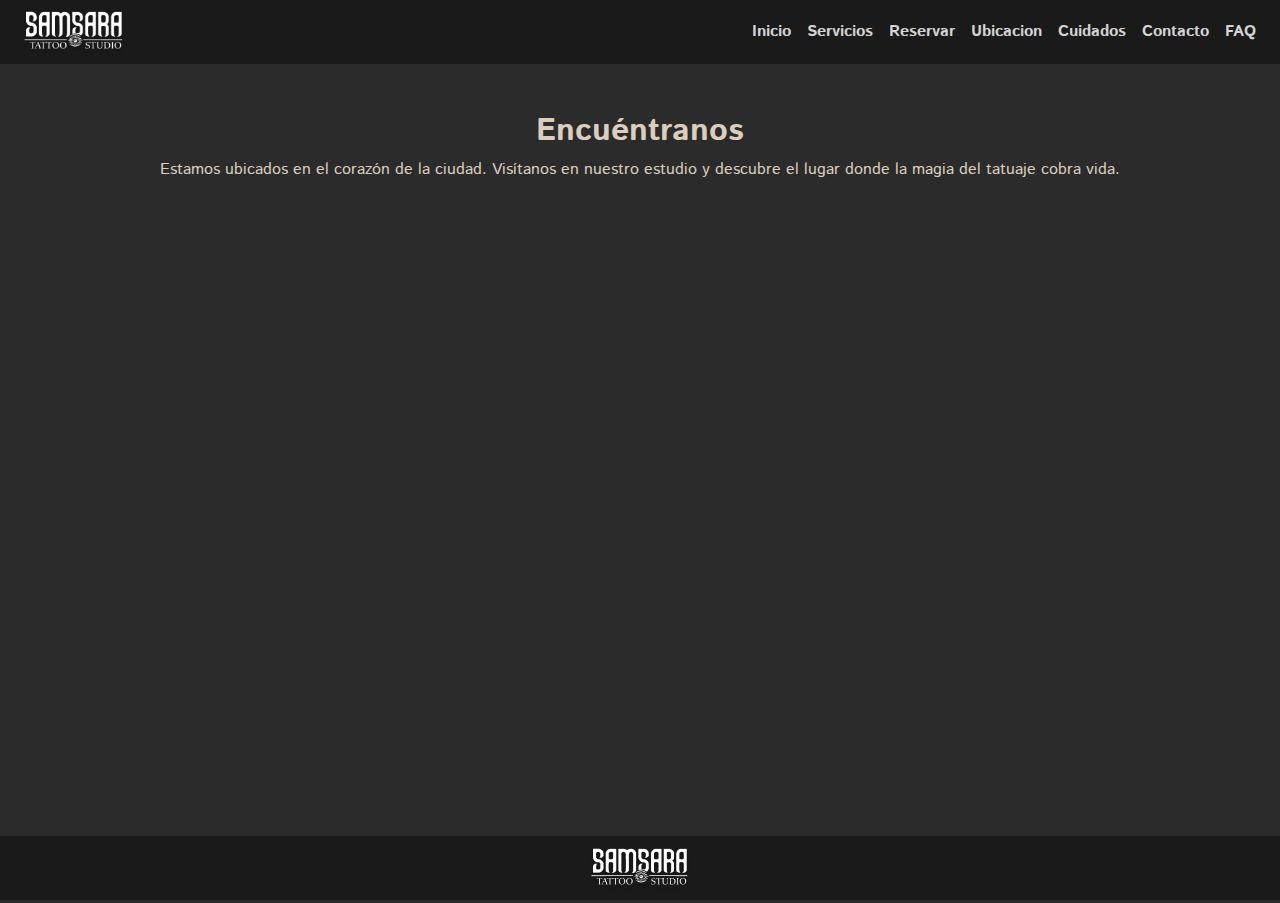
<file: ProyectoFinal/ubicacion.html>
<!DOCTYPE html>
<html lang="en">

<head>
    <meta charset="UTF-8">
    <meta name="viewport" content="width=device-width, initial-scale=1.0">
    <link href="https://cdn.jsdelivr.net/npm/bootstrap@5.3.0/dist/css/bootstrap.min.css" rel="stylesheet">
    <link rel="stylesheet" href="./index.css">
    <link rel="preconnect" href="https://fonts.googleapis.com">
    <link rel="preconnect" href="https://fonts.gstatic.com" crossorigin>
    <link
        href="https://fonts.googleapis.com/css2?family=Istok+Web:ital,wght@0,400;0,700;1,400;1,700&family=Montserrat:ital,wght@0,100..900;1,100..900&display=swap"
        rel="stylesheet">
    <title>Estudio Samsara</title>
</head>

<body>
    <nav class="navbar navbar-expand-lg " aria-label="Main navigation">
        <div class="container-fluid m-0 p-0">
            <a class="navbar-brand m-0 p-0" href="./index.html">
                <img src="./images/logo.webp" alt="Logo-image" width="100%" height="50"
                    class="d-inline-block align-text-top navStyle">
            </a>
            <button class="navbar-toggler" type="button" data-bs-toggle="collapse" data-bs-target="#navbarNav"
                aria-controls="navbarNav" aria-expanded="false" aria-label="Toggle navigation">
                <span class="navbar-toggler-icon"></span>
            </button>

            <div class="collapse navbar-collapse" id="navbarNav">
                <ul class="navbar-nav ms-auto">
                    <li class="nav-item">
                        <a class="nav-link" aria-current="page" href="./index.html">Inicio</a>
                    </li>
                    <li class="nav-item">
                        <a class="nav-link" href="./servicio.html">Servicios</a>
                    </li>
                    <li class="nav-item">
                        <a class="nav-link" href="./reserva.html">Reservar</a>
                    </li>
                    <li class="nav-item">
                        <a class="nav-link" href="./ubicacion.html">Ubicacion</a>
                    </li>
                    <li class="nav-item">
                        <a class="nav-link" href="./cuidados.html">Cuidados</a>
                    </li>
                    <li class="nav-item">
                        <a class="nav-link" href="./contacto.html">Contacto</a>
                    </li>
                    <li class="nav-item">
                        <a class="nav-link" href="./faq.html">FAQ</a>
                    </li>
                </ul>
            </div>
        </div>
    </nav>

    <section class="single-section p-0 m-0">
        <div class="row equipo  p-0 m-0 pt-5">
            <div class="col-md-12 Servicios-Text">
                <h2 style="font-weight: bold;">Encuéntranos</h2>
                <p>Estamos ubicados en el corazón de la ciudad. Visítanos en nuestro estudio y descubre el lugar donde
                    la magia del

                    tatuaje cobra vida.</p>
                <iframe class="maps"
                    src="https://www.google.com/maps/embed?pb=!1m14!1m8!1m3!1d15720.483012871033!2d-84.0428385!3d9.9239002!3m2!1i1024!2i768!4f13.1!3m3!1m2!1s0x8fa0e34498f988a1%3A0xa6050f0f7a2cb719!2sSamsara%20Tattoo%20Studio!5e0!3m2!1sen!2scr!4v1723697462072!5m2!1sen!2scr"
                    style="border:0;" allowfullscreen="" loading="lazy"
                    referrerpolicy="no-referrer-when-downgrade"></iframe>
            </div>

        </div>
        </div>

    </section>

    <footer>
        <img src="./images/logo-m.webp" alt="Logo-samsara" class="img-fluid">
    </footer>

    <script src="https://cdn.jsdelivr.net/npm/bootstrap@5.3.0/dist/js/bootstrap.bundle.min.js"></script>
</body>

</html>
</file>
<file: ProyectoFinal/index.css>
body{
    font-family: "Istok Web", sans-serif;
    background-color: #2B2B2B;
    color: #DBCEBF;
    padding: 0;
    margin: 0;
    min-height: calc(100vh - 4rem);
    
}


.navbar{
    background-color:#1A1A1A ; 
    height: 4rem;
}

.nav-link{
    color: rgba(255, 255, 255, 0.81);
    font-weight: bold;
}

.nav-link:hover{
    color: #DBCEBF;
    text-decoration: underline;
}

.navbar-nav {
    position: relative;
    right: 1rem;
}
.navbar-brand{
    position: relative;
    left: 1rem;
}

.navbar-toggler {
    border-color:rgba(255, 255, 255, 0.81);  
}

.navbar-toggler-icon {
    background-image: url("data:image/svg+xml;charset=utf8,%3Csvg viewBox='0 0 30 30' xmlns='http://www.w3.org/2000/svg'%3E%3Cpath stroke='rgba(255, 255, 255, 0.81)' stroke-width='2' stroke-linecap='round' stroke-miterlimit='10' d='M4 7h22M4 15h22M4 23h22'/%3E%3C/svg%3E"); 
}

.section-oferta{
display: flex;
align-items: center;
}

.oferta{   
    display: flex;
    align-items: center;
    justify-content: center;
    flex-direction: column;
}

.oferta h2{
    font-weight: bold;
}

.oferta-element{
    
    display: flex;
    align-items: center;
    flex-direction: row;
    background-color: #262525ab;
    width: 100%;
    height: 6.25rem;
}

.number-oferta{
    height: 6.25rem;
    width: 13rem;
    background-color:#1A1A1A;
    display: flex;
    align-items: center;
    justify-content: center;
    font-size: 50px;
    font-weight: bold;
}

.equipo{
    padding-top: 3.125rem;
    padding-left: 3.125rem;
    padding-right: 3.125rem;
    display: flex;
    flex-direction: row;
    align-items: center;
    justify-content: center;
    flex-direction: column;
}

.Artistas-Text{
    text-align: center;
    padding-left: 3.125rem;
    padding-right: 3.125rem;
    display: flex;
    flex-direction: column;
    align-items: center;
    justify-content: center;
}
.Artistas-Cards{
    padding-left: 3.125rem;
    padding-right: 3.125rem;
    display: flex;
    flex-direction: row;
    align-items: center;
    justify-content: space-around;
}

.Artistas-Text h2{
    font-weight: bold;
    font-size: 10px;
}

footer {
    background-color:#1A1A1A ; 
    text-align: center;
    width: 100%;
    padding: 0;
    margin: 0;
    height: 4rem;
     

}

footer img {

   padding: .5rem;
}


.hero-section{
    background-image: url("./images/hero-img.webp");
    background-size:100%;
    background-position-y:100% ;
    position: relative;
    display: flex;
    align-self: center;
    justify-content: center;
    z-index: -1; 
    height: 94vh;
    width: 100%;
}

.imgLogoHero{
    
    position: relative;
    top: 5rem;
    height: 8rem;
}

.card-team{
    display: flex;
    height: 25rem;
    width: 18rem;
    background-color: #1A1A1A;
    justify-content: center;
    align-items: center;
    flex-direction: column;
    border-radius: 5px;
}

.card-team:hover{
    background-color: #1f1f1f;
}

h3{
    font-weight: bold;
}

a{
    text-decoration: none;
    color: #DBCEBF;
}
a:hover{
    text-decoration: underline;
    color: #8c6031;

}

.testimonial-card {
    background-color: #333;
    color: white;
    padding: 20px;
    text-align: center;
    border-radius: 5px;
    width: 40.375rem;
    height: 20.75rem;
    display: flex;
    flex-direction: column;
    align-items: center;
    justify-content: center;
  }

  .testimonial-card img {
    border-radius: 50%;
    width: 100px;
    height: 100px;
    object-fit: cover;
  }

  .testimonial-rating {
    color:#DBCEBF;


  }

  .image-container{
    display: flex;
    justify-content: center;
  }

  .testimonial-container {
    overflow-x: auto;
    white-space: nowrap;
    -webkit-overflow-scrolling: touch;
  }

  .testimonial-card{
    gap: 1rem;
  }

  .testimonial-container .testimonial-wrapper {
    display: inline-block;
    width: calc(100% - 20px);  
    margin: 10px;
    vertical-align: top;
  }

  .Servicios-Text{
    display: flex;
    flex-direction: column;
    align-items: center;
    justify-content: center;
    text-align: center;
  }

  .sectionTittle{
    font-size: 2rem;
    font-weight: bold;
    text-align: center;
}

.Servicios-Cards h3{
    font-size: 20px;
}

.Servicios-Cards p{
    padding: 15px;
}

.card-serv{
    padding: 2rem;
}

.card-serv img{
    height: 250px;
}






.accordion-body{
    background-color:  #1A1A1A;
    color: #DBCEBF;  
}

.accordion-header button{
    background-color:  #1A1A1A;
    color: #DBCEBF;  
    
}

.accordion{
    z-index: -1;
}

.btnForm{
    color: #DBCEBF;
    border-color:#DBCEBF;
    background-color: #1A1A1A;
}

.btnForm:hover{
    background-color: #222222;
    border-color:#DBCEBF;
}

.form-inp{
    border-color:#DBCEBF;
    background-color: #1A1A1A;
    width: 500px;
   
}

input[type="date"],
input[type="time"] {
    color: #f0e4d946;   
    border-color:#DBCEBF;
    background-color: #1A1A1A;
}

input[type="date"]::-webkit-calendar-picker-indicator,
input[type="time"]::-webkit-calendar-picker-indicator {
  filter: invert(1);
}

.form-inp::placeholder {
    color: #f0e4d946;   
  }

.card-blog {
   
    background-color:#1A1A1A;
    height: 470px;
    width: 350px;

}


.card-img-top{
    height: 250px;
}

.card-text-blog{
    color:#DBCEBF;
}
.text-muted-blog{
    color:#dbcebf44;
}

.card-title{
    color: #8c6031;
}

.blog{
    display: flex;
    flex-direction: row;
    justify-content: space-around;
}



@media (max-width: 575px) {
    .hero-section{
        height: 95vh;
    }

    .imgLogoHero{
        position: relative;
        top: 8.5rem;
        height: 8rem;
    }

    .hero-section{
        background-size: cover;
        background-position-x:60% ;
        position: relative;
        
    }

    .navbar-toggler{
        position: relative;
        right: 1rem;
    }

    .nav-link{
        height: 3rem;
        position: relative;
        left: 2rem;
    }

    .navbar-collapse{
        background-color:  #1A1A1A;
       }

    .oferta-element{   
        font-size: .875rem;
        height: 130px;
    }

    .number-oferta{
        height: 130px;
    }

    .card-team{
        height: 23rem;
        width: 15rem;
    }

    .testimonial-card{
        width: 300px;
        height: 300px;
        text-wrap:wrap;
        gap: 10px;
    }

    .sectionTittle{
        font-size: 1.5rem;}

    
        .card-serv{
            height: 400px;
            width: 300px;
        }
        
        .maps{
            margin-top: 10px;
             
            height: 500px;
        }    
        .form-inp{
            border-color:#DBCEBF;
            width: 250px;
        }

        .single-section{
            min-height: calc(100vh - 120px);
            
        }
}


@media (min-width: 	1650px ) {
    .Artistas-Cards{
        margin-top: 100px;
    }

    .maps{
        margin-top: 80px;
        width: 1600px;
        height: 550px;
     }
}

@media (min-width: 1080px) {
    .single-section{

        height: calc(100vh  -  8rem);
     }

    .maps{
        margin-top: 60px;
        width: 1300px;
        height: 350px;
     }

     .accordion{
        margin-top: 60px;
     }
 
    
}
</file>
